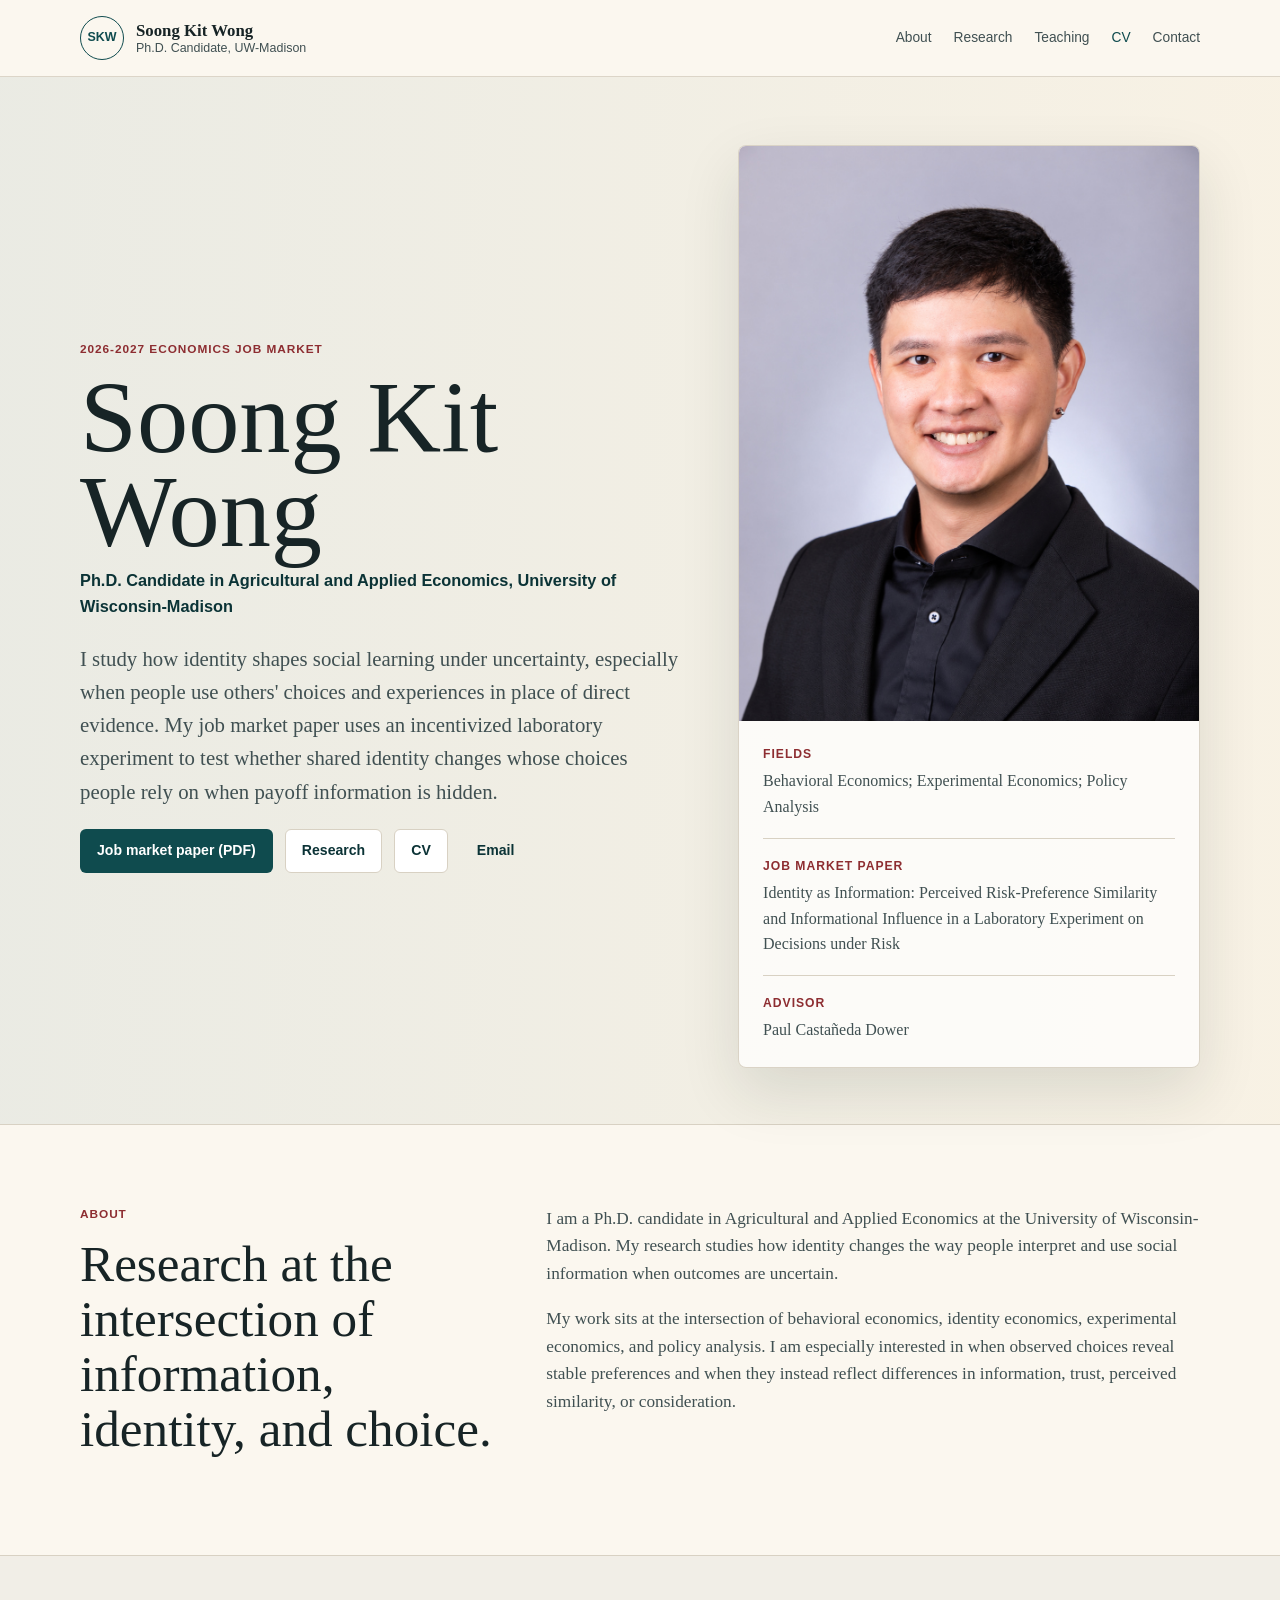
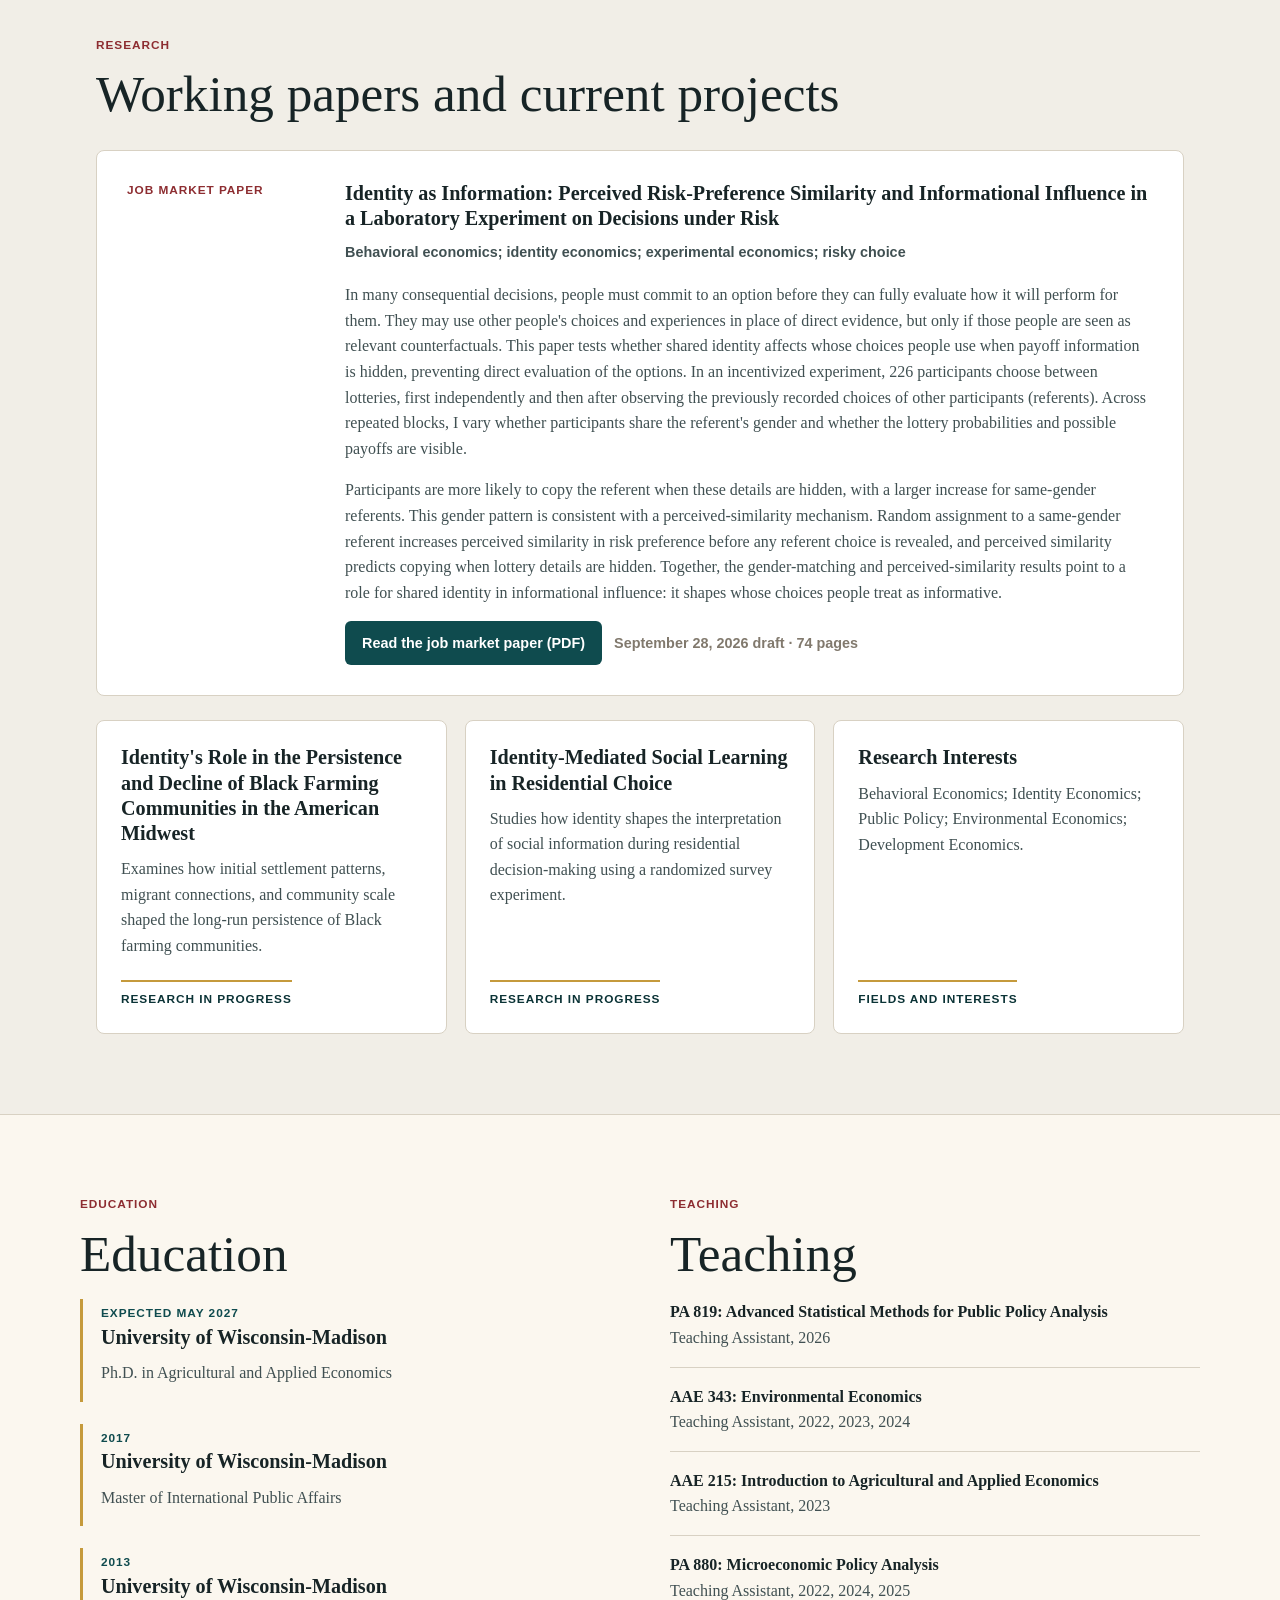
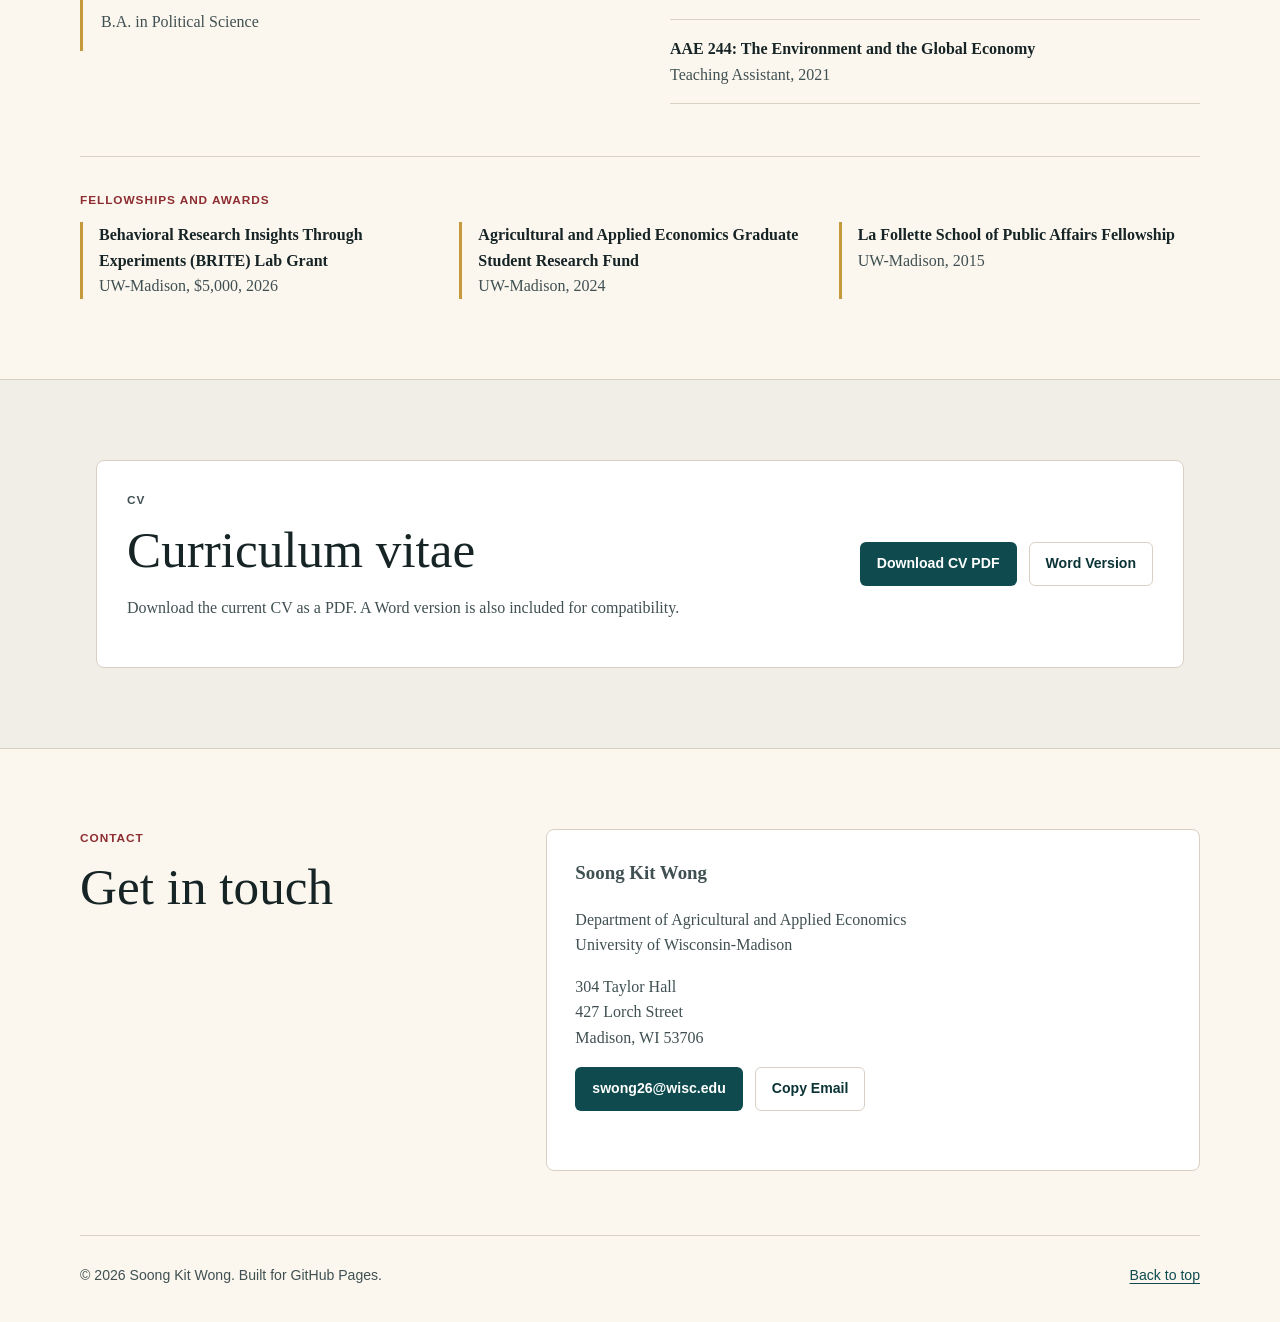
<file: index.html>
<!doctype html>
<html lang="en">
  <head>
    <meta charset="utf-8" />
    <meta name="viewport" content="width=device-width, initial-scale=1" />
    <title>Soong Kit Wong | Economics Job Market Candidate</title>
    <meta
      name="description"
      content="Economics job market website for Soong Kit Wong, a Ph.D. candidate at the University of Wisconsin-Madison studying identity, social learning, and risky choice."
    />
    <meta name="theme-color" content="#0f2f32" />
    <link rel="canonical" href="https://soongkitwong.github.io/" />
    <link rel='icon' type='image/png' sizes='32x32' href='assets/favicon-32.png?v=c8' />
    <link rel='icon' type='image/png' sizes='64x64' href='assets/favicon-64.png?v=c8' />
    <link rel='shortcut icon' href='assets/favicon.ico?v=c8' />
    <link rel='apple-touch-icon' href='assets/apple-touch-icon.png?v=c8' />
    <meta property="og:title" content="Soong Kit Wong | Economics Job Market Candidate" />
    <meta
      property="og:description"
      content="Research on identity, social learning, risky choice, public policy, and behavioral economics."
    />
    <meta property="og:type" content="website" />
    <meta property="og:url" content="https://soongkitwong.github.io/" />
    <meta property="og:image" content="https://soongkitwong.github.io/assets/headshot.jpg?v=d39323a97664" />
    <link rel="stylesheet" href="styles.css" />
  </head>
  <body>
    <header class="site-header" id="top">
      <nav class="nav-shell" aria-label="Primary navigation">
        <a class="brand" href="#top" aria-label="Home">
          <span class="brand-mark" aria-hidden="true">SKW</span>
          <span class="brand-text">
            <strong>Soong Kit Wong</strong>
            <span>Ph.D. Candidate, UW-Madison</span>
          </span>
        </a>

        <button class="nav-toggle" type="button" aria-expanded="false" aria-controls="primary-nav">
          <span class="sr-only">Toggle navigation</span>
          <span aria-hidden="true"></span>
          <span aria-hidden="true"></span>
          <span aria-hidden="true"></span>
        </button>

        <ul class="nav-links" id="primary-nav">
          <li><a href="#about">About</a></li>
          <li><a href="#research">Research</a></li>
          <li><a href="#teaching">Teaching</a></li>
          <li><a href="#cv">CV</a></li>
          <li><a href="#contact">Contact</a></li>
        </ul>
      </nav>
    </header>

    <main>
      <section class="hero section-band" aria-labelledby="hero-title">
        <div class="hero-grid">
          <div class="hero-copy">
            <p class="eyebrow">2026-2027 Economics Job Market</p>
            <h1 id="hero-title">Soong Kit Wong</h1>
            <p class="hero-role">Ph.D. Candidate in Agricultural and Applied Economics, University of Wisconsin-Madison</p>
            <p class="hero-summary">
              I study how identity shapes social learning under uncertainty, especially when people use others' choices and experiences in place of direct evidence. My job market paper uses an incentivized laboratory experiment to test whether shared identity changes whose choices people rely on when payoff information is hidden.
            </p>
            <div class="hero-actions" aria-label="Primary links">
              <a class="button button-primary" href="assets/Soong_Kit_Wong_JMP.pdf">Job market paper (PDF)</a>
              <a class="button button-secondary" href="#research">Research</a>
              <a class="button button-secondary" href="#cv">CV</a>
              <a class="button button-ghost" href="mailto:swong26@wisc.edu">Email</a>
            </div>
          </div>

          <aside class="profile-panel" aria-label="Candidate snapshot">
            <img
              class="headshot"
              src="assets/headshot.jpg?v=d39323a97664"
              alt="Headshot of Soong Kit Wong"
            />
            <dl class="quick-facts">
              <div>
                <dt>Fields</dt>
                <dd>Behavioral Economics; Experimental Economics; Policy Analysis</dd>
              </div>
              <div>
                <dt>Job Market Paper</dt>
                <dd>Identity as Information: Perceived Risk-Preference Similarity and Informational Influence in a Laboratory Experiment on Decisions under Risk</dd>
              </div>
              <div>
                <dt>Advisor</dt>
                <dd>Paul Castañeda Dower</dd>
              </div>
            </dl>
          </aside>
        </div>
      </section>

      <section class="section" id="about" aria-labelledby="about-title">
        <div class="section-grid">
          <div>
            <p class="section-kicker">About</p>
            <h2 id="about-title">Research at the intersection of information, identity, and choice.</h2>
          </div>
          <div class="section-body">
            <p>
              I am a Ph.D. candidate in Agricultural and Applied Economics at the University of Wisconsin-Madison. My research studies how identity changes the way people interpret and use social information when outcomes are uncertain.
            </p>
            <p>
              My work sits at the intersection of behavioral economics, identity economics, experimental economics, and policy analysis. I am especially interested in when observed choices reveal stable preferences and when they instead reflect differences in information, trust, perceived similarity, or consideration.
            </p>
          </div>
        </div>
      </section>

      <section class="section section-muted" id="research" aria-labelledby="research-title">
        <div class="section-heading">
          <p class="section-kicker">Research</p>
          <h2 id="research-title">Working papers and current projects</h2>
        </div>

        <article class="job-market-paper">
          <div class="paper-label">Job Market Paper</div>
          <div class="paper-content">
            <h3>Identity as Information: Perceived Risk-Preference Similarity and Informational Influence in a Laboratory Experiment on Decisions under Risk</h3>
            <p class="paper-meta">Behavioral economics; identity economics; experimental economics; risky choice</p>
            <p>
              In many consequential decisions, people must commit to an option before they can fully evaluate how it will perform for them. They may use other people's choices and experiences in place of direct evidence, but only if those people are seen as relevant counterfactuals. This paper tests whether shared identity affects whose choices people use when payoff information is hidden, preventing direct evaluation of the options. In an incentivized experiment, 226 participants choose between lotteries, first independently and then after observing the previously recorded choices of other participants (referents). Across repeated blocks, I vary whether participants share the referent's gender and whether the lottery probabilities and possible payoffs are visible.
            </p>
            <p>
              Participants are more likely to copy the referent when these details are hidden, with a larger increase for same-gender referents. This gender pattern is consistent with a perceived-similarity mechanism. Random assignment to a same-gender referent increases perceived similarity in risk preference before any referent choice is revealed, and perceived similarity predicts copying when lottery details are hidden. Together, the gender-matching and perceived-similarity results point to a role for shared identity in informational influence: it shapes whose choices people treat as informative.
            </p>
            <div class="paper-links" aria-label="Job market paper links">
              <a class="button button-primary" href="assets/Soong_Kit_Wong_JMP.pdf">Read the job market paper (PDF)</a>
              <span>September 28, 2026 draft &middot; 74 pages</span>
            </div>
          </div>
        </article>

        <div class="research-list">
          <article class="research-card">
            <h3>Identity's Role in the Persistence and Decline of Black Farming Communities in the American Midwest</h3>
            <p>
              Examines how initial settlement patterns, migrant connections, and community scale shaped the long-run persistence of Black farming communities.
            </p>
            <span class="status">Research in progress</span>
          </article>

          <article class="research-card">
            <h3>Identity-Mediated Social Learning in Residential Choice</h3>
            <p>
              Studies how identity shapes the interpretation of social information during residential decision-making using a randomized survey experiment.
            </p>
            <span class="status">Research in progress</span>
          </article>

          <article class="research-card">
            <h3>Research Interests</h3>
            <p>
              Behavioral Economics; Identity Economics; Public Policy; Environmental Economics; Development Economics.
            </p>
            <span class="status">Fields and interests</span>
          </article>
        </div>
      </section>

      <section class="section" aria-labelledby="education-title">
        <div class="two-column">
          <div id="education">
            <p class="section-kicker">Education</p>
            <h2 id="education-title">Education</h2>
            <div class="timeline">
              <article>
                <span class="timeline-date">Expected May 2027</span>
                <h3>University of Wisconsin-Madison</h3>
                <p>Ph.D. in Agricultural and Applied Economics</p>
              </article>
              <article>
                <span class="timeline-date">2017</span>
                <h3>University of Wisconsin-Madison</h3>
                <p>Master of International Public Affairs</p>
              </article>
              <article>
                <span class="timeline-date">2013</span>
                <h3>University of Wisconsin-Madison</h3>
                <p>B.A. in Political Science</p>
              </article>
            </div>
          </div>

          <div id="teaching">
            <p class="section-kicker">Teaching</p>
            <h2 id="teaching-title">Teaching</h2>
            <ul class="teaching-list" aria-labelledby="teaching-title">
              <li>
                <strong>PA 819: Advanced Statistical Methods for Public Policy Analysis</strong>
                <span>Teaching Assistant, 2026</span>
              </li>
              <li>
                <strong>AAE 343: Environmental Economics</strong>
                <span>Teaching Assistant, 2022, 2023, 2024</span>
              </li>
              <li>
                <strong>AAE 215: Introduction to Agricultural and Applied Economics</strong>
                <span>Teaching Assistant, 2023</span>
              </li>
              <li>
                <strong>PA 880: Microeconomic Policy Analysis</strong>
                <span>Teaching Assistant, 2022, 2024, 2025</span>
              </li>
              <li>
                <strong>AAE 244: The Environment and the Global Economy</strong>
                <span>Teaching Assistant, 2021</span>
              </li>
            </ul>
          </div>
        </div>

        <div class="awards-panel">
          <p class="section-kicker">Fellowships and Awards</p>
          <ul class="award-list">
            <li><strong>Behavioral Research Insights Through Experiments (BRITE) Lab Grant</strong><span>UW-Madison, $5,000, 2026</span></li>
            <li><strong>Agricultural and Applied Economics Graduate Student Research Fund</strong><span>UW-Madison, 2024</span></li>
            <li><strong>La Follette School of Public Affairs Fellowship</strong><span>UW-Madison, 2015</span></li>
          </ul>
        </div>
      </section>

      <section class="section section-muted" id="cv" aria-labelledby="cv-title">
        <div class="cv-panel">
          <div>
            <p class="section-kicker">CV</p>
            <h2 id="cv-title">Curriculum vitae</h2>
            <p>
              Download the current CV as a PDF. A Word version is also included for compatibility.
            </p>
          </div>
          <div class="cv-links">
            <a class="button button-primary" href="assets/Soong_Kit_Wong_CV_2026.pdf">Download CV PDF</a>
            <a class="button button-secondary" href="assets/Soong_Kit_Wong_CV_2026.docx">Word Version</a>
          </div>
        </div>
      </section>

      <section class="section contact-section" id="contact" aria-labelledby="contact-title">
        <div class="section-grid">
          <div>
            <p class="section-kicker">Contact</p>
            <h2 id="contact-title">Get in touch</h2>
          </div>
          <div class="contact-card">
            <p class="contact-name">Soong Kit Wong</p>
            <p>Department of Agricultural and Applied Economics<br />University of Wisconsin-Madison</p>
            <p>304 Taylor Hall<br />427 Lorch Street<br />Madison, WI 53706</p>
            <div class="contact-actions">
              <a class="button button-primary" href="mailto:swong26@wisc.edu">
                swong26@wisc.edu
              </a>
              <button class="button button-secondary" type="button" data-copy-email="swong26@wisc.edu">
                Copy Email
              </button>
            </div>
            <p class="small-note" aria-live="polite" id="copy-status"></p>
          </div>
        </div>
      </section>
    </main>

    <footer class="site-footer">
      <p>&copy; <span id="year"></span> Soong Kit Wong. Built for GitHub Pages.</p>
      <a href="#top">Back to top</a>
    </footer>

    <script src="script.js"></script>
  </body>
</html>
</file>
<file: styles.css>
:root {
  --bg: #fbf7ef;
  --surface: #ffffff;
  --surface-muted: #f1eee7;
  --ink: #172426;
  --ink-soft: #405052;
  --teal: #0f4b4e;
  --teal-dark: #0b3336;
  --oxblood: #8d2d31;
  --gold: #c59a3c;
  --line: #d8d1c3;
  --shadow: 0 24px 60px rgba(28, 38, 35, 0.12);
  --max-width: 1120px;
  --radius: 8px;
}

* {
  box-sizing: border-box;
}

html {
  scroll-behavior: smooth;
}

body {
  margin: 0;
  background: var(--bg);
  color: var(--ink);
  font-family: Georgia, "Times New Roman", serif;
  line-height: 1.6;
}

body.nav-open {
  overflow: hidden;
}

a {
  color: var(--teal);
  text-decoration-thickness: 1px;
  text-underline-offset: 0.2em;
}

a:hover {
  color: var(--oxblood);
}

img {
  display: block;
  max-width: 100%;
}

code {
  border: 1px solid var(--line);
  border-radius: 4px;
  background: rgba(255, 255, 255, 0.7);
  padding: 0.1rem 0.3rem;
  font-family: "Courier New", Courier, monospace;
  font-size: 0.95em;
}

.sr-only {
  position: absolute;
  width: 1px;
  height: 1px;
  padding: 0;
  margin: -1px;
  overflow: hidden;
  clip: rect(0, 0, 0, 0);
  white-space: nowrap;
  border: 0;
}

.site-header {
  position: sticky;
  top: 0;
  z-index: 20;
  border-bottom: 1px solid rgba(216, 209, 195, 0.88);
  background: rgba(251, 247, 239, 0.95);
  backdrop-filter: blur(12px);
}

.nav-shell {
  width: min(100% - 32px, var(--max-width));
  min-height: 76px;
  margin: 0 auto;
  display: flex;
  align-items: center;
  justify-content: space-between;
  gap: 24px;
}

.brand {
  display: inline-flex;
  align-items: center;
  gap: 12px;
  color: var(--ink);
  text-decoration: none;
}

.brand-mark {
  width: 44px;
  height: 44px;
  display: grid;
  place-items: center;
  border: 1px solid var(--teal);
  border-radius: 50%;
  color: var(--teal);
  font-family: Arial, Helvetica, sans-serif;
  font-size: 0.78rem;
  font-weight: 700;
}

.brand-text {
  display: grid;
  line-height: 1.18;
}

.brand-text strong {
  font-size: 1.05rem;
}

.brand-text span {
  color: var(--ink-soft);
  font-family: Arial, Helvetica, sans-serif;
  font-size: 0.78rem;
}

.nav-links {
  list-style: none;
  display: flex;
  align-items: center;
  gap: 22px;
  margin: 0;
  padding: 0;
  font-family: Arial, Helvetica, sans-serif;
  font-size: 0.86rem;
  letter-spacing: 0;
}

.nav-links a {
  color: var(--ink-soft);
  text-decoration: none;
}

.nav-links a:hover,
.nav-links a.is-active {
  color: var(--teal);
}

.nav-toggle {
  display: none;
  width: 44px;
  height: 44px;
  border: 1px solid var(--line);
  border-radius: 6px;
  background: var(--surface);
  padding: 10px;
}

.nav-toggle span:not(.sr-only) {
  display: block;
  height: 2px;
  margin: 5px 0;
  background: var(--ink);
}

.section-band {
  border-bottom: 1px solid var(--line);
  background:
    linear-gradient(90deg, rgba(15, 75, 78, 0.07), rgba(197, 154, 60, 0.06)),
    var(--bg);
}

.hero-grid {
  width: min(100% - 32px, var(--max-width));
  min-height: calc(100vh - 76px);
  margin: 0 auto;
  padding: 68px 0 56px;
  display: grid;
  grid-template-columns: minmax(0, 1.02fr) minmax(330px, 0.78fr);
  align-items: center;
  gap: 54px;
}

.eyebrow,
.section-kicker,
.paper-label,
.status,
.timeline-date {
  font-family: Arial, Helvetica, sans-serif;
  text-transform: uppercase;
  letter-spacing: 0.08em;
  font-size: 0.74rem;
  font-weight: 700;
}

.eyebrow,
.section-kicker,
.paper-label {
  color: var(--oxblood);
}

h1,
h2,
h3,
p {
  margin-top: 0;
}

h1 {
  margin-bottom: 8px;
  font-size: clamp(3.25rem, 8vw, 6.4rem);
  line-height: 0.92;
  font-weight: 500;
}

h2 {
  margin-bottom: 18px;
  font-size: clamp(2rem, 4vw, 3.25rem);
  line-height: 1.08;
  font-weight: 500;
}

h3 {
  margin-bottom: 10px;
  font-size: 1.26rem;
  line-height: 1.25;
  font-weight: 600;
}

.hero-role {
  margin-bottom: 22px;
  color: var(--teal-dark);
  font-family: Arial, Helvetica, sans-serif;
  font-size: 1.02rem;
  font-weight: 700;
}

.hero-summary {
  max-width: 680px;
  color: var(--ink-soft);
  font-size: clamp(1.08rem, 2.2vw, 1.3rem);
}

.hero-actions,
.paper-links,
.contact-actions {
  display: flex;
  flex-wrap: wrap;
  gap: 12px;
  align-items: center;
}

.button {
  min-height: 44px;
  display: inline-flex;
  align-items: center;
  justify-content: center;
  border: 1px solid transparent;
  border-radius: 6px;
  padding: 0.75rem 1rem;
  font-family: Arial, Helvetica, sans-serif;
  font-size: 0.88rem;
  font-weight: 700;
  line-height: 1.2;
  text-decoration: none;
  cursor: pointer;
}

.button-primary {
  background: var(--teal);
  color: #ffffff;
}

.button-primary:hover {
  background: var(--teal-dark);
  color: #ffffff;
}

.button-secondary {
  border-color: var(--line);
  background: var(--surface);
  color: var(--teal-dark);
}

.button-secondary:hover {
  border-color: var(--teal);
  color: var(--teal);
}

.button-ghost {
  border-color: transparent;
  color: var(--teal-dark);
}

.profile-panel {
  border: 1px solid rgba(216, 209, 195, 0.95);
  border-radius: var(--radius);
  background: rgba(255, 255, 255, 0.72);
  box-shadow: var(--shadow);
  overflow: hidden;
}

.headshot {
  width: 100%;
  aspect-ratio: 4 / 5;
  object-fit: cover;
  object-position: center 18%;
  background: var(--surface-muted);
}

.quick-facts {
  margin: 0;
  padding: 24px;
}

.quick-facts div + div {
  border-top: 1px solid var(--line);
  margin-top: 18px;
  padding-top: 18px;
}

.quick-facts dt {
  margin-bottom: 4px;
  color: var(--oxblood);
  font-family: Arial, Helvetica, sans-serif;
  font-size: 0.76rem;
  font-weight: 700;
  text-transform: uppercase;
  letter-spacing: 0.08em;
}

.quick-facts dd {
  margin: 0;
  color: var(--ink-soft);
}

.section {
  width: min(100% - 32px, var(--max-width));
  margin: 0 auto;
  padding: 80px 0;
}

.section-muted {
  width: 100%;
  max-width: none;
  margin: 0;
  padding: 80px max(16px, calc((100vw - var(--max-width)) / 2));
  border-top: 1px solid var(--line);
  border-bottom: 1px solid var(--line);
  background: var(--surface-muted);
}

.section-grid {
  display: grid;
  grid-template-columns: minmax(240px, 0.64fr) minmax(0, 1fr);
  gap: 48px;
}

.section-body {
  color: var(--ink-soft);
  font-size: 1.08rem;
}

.section-heading {
  width: min(100% - 32px, var(--max-width));
  margin: 0 auto 28px;
}

.job-market-paper {
  width: min(100% - 32px, var(--max-width));
  margin: 0 auto 24px;
  display: grid;
  grid-template-columns: 190px minmax(0, 1fr);
  gap: 28px;
  border: 1px solid var(--line);
  border-radius: var(--radius);
  background: var(--surface);
  padding: 30px;
}

.paper-content p,
.research-card p,
.contact-card p,
.cv-panel p {
  color: var(--ink-soft);
}

.paper-meta {
  margin-bottom: 18px;
  color: var(--teal);
  font-family: Arial, Helvetica, sans-serif;
  font-size: 0.9rem;
  font-weight: 700;
}

.paper-links a,
.paper-links span {
  font-family: Arial, Helvetica, sans-serif;
  font-size: 0.9rem;
  font-weight: 700;
}

.paper-links span {
  color: #81796d;
}

.button-disabled {
  cursor: not-allowed;
  opacity: 0.72;
}

.research-list {
  width: min(100% - 32px, var(--max-width));
  margin: 0 auto;
  display: grid;
  grid-template-columns: repeat(3, minmax(0, 1fr));
  gap: 18px;
}

.research-card {
  min-height: 260px;
  display: flex;
  flex-direction: column;
  border: 1px solid var(--line);
  border-radius: var(--radius);
  background: var(--surface);
  padding: 24px;
}

.research-card p {
  margin-bottom: 22px;
}

.status {
  width: fit-content;
  margin-top: auto;
  border-top: 2px solid var(--gold);
  padding-top: 8px;
  color: var(--teal-dark);
}

.two-column {
  display: grid;
  grid-template-columns: repeat(2, minmax(0, 1fr));
  gap: 60px;
}

.timeline {
  display: grid;
  gap: 22px;
}

.timeline article {
  border-left: 3px solid var(--gold);
  padding-left: 18px;
}

.timeline-date {
  color: var(--teal);
}

.timeline p {
  color: var(--ink-soft);
}

.awards-panel {
  border-top: 1px solid var(--line);
  margin-top: 52px;
  padding-top: 34px;
}

.teaching-list {
  list-style: none;
  display: grid;
  gap: 16px;
  margin: 0;
  padding: 0;
}

.award-list {
  list-style: none;
  display: grid;
  grid-template-columns: repeat(3, minmax(0, 1fr));
  gap: 18px;
  margin: 0;
  padding: 0;
}

.award-list li {
  border-left: 3px solid var(--gold);
  padding-left: 16px;
}

.award-list strong,
.award-list span {
  display: block;
}

.award-list span {
  color: var(--ink-soft);
}

.teaching-list li {
  border-bottom: 1px solid var(--line);
  padding-bottom: 16px;
}

.teaching-list strong,
.teaching-list span {
  display: block;
}

.teaching-list span {
  color: var(--ink-soft);
}

.cv-panel {
  width: min(100% - 32px, var(--max-width));
  margin: 0 auto;
  display: flex;
  justify-content: space-between;
  gap: 24px;
  align-items: center;
  border: 1px solid var(--line);
  border-radius: var(--radius);
  background: var(--surface);
  padding: 30px;
}

.cv-links {
  display: flex;
  flex-wrap: wrap;
  gap: 12px;
  justify-content: flex-end;
}

.contact-section {
  padding-bottom: 64px;
}

.contact-card {
  border: 1px solid var(--line);
  border-radius: var(--radius);
  background: var(--surface);
  padding: 28px;
}

.contact-name {
  color: var(--ink);
  font-size: 1.18rem;
  font-weight: 700;
}

.small-note {
  min-height: 1.4em;
  margin: 12px 0 0;
  color: var(--teal);
  font-family: Arial, Helvetica, sans-serif;
  font-size: 0.86rem;
  font-weight: 700;
}

.site-footer {
  width: min(100% - 32px, var(--max-width));
  margin: 0 auto;
  display: flex;
  justify-content: space-between;
  gap: 18px;
  border-top: 1px solid var(--line);
  padding: 28px 0 36px;
  color: var(--ink-soft);
  font-family: Arial, Helvetica, sans-serif;
  font-size: 0.88rem;
}

.site-footer p {
  margin: 0;
}

@media (max-width: 900px) {
  .hero-grid,
  .section-grid,
  .two-column,
  .job-market-paper {
    grid-template-columns: 1fr;
  }

  .hero-grid {
    min-height: auto;
    padding-top: 54px;
  }

  .research-list,
  .award-list {
    grid-template-columns: 1fr;
  }

  .research-card {
    min-height: auto;
  }

  .cv-panel {
    align-items: flex-start;
    flex-direction: column;
  }

  .cv-links {
    justify-content: flex-start;
  }
}

@media (max-width: 720px) {
  .nav-toggle {
    display: block;
  }

  .nav-links {
    position: fixed;
    inset: 76px 0 auto 0;
    display: none;
    flex-direction: column;
    align-items: stretch;
    gap: 0;
    border-bottom: 1px solid var(--line);
    background: var(--bg);
    padding: 10px 16px 18px;
  }

  .nav-links.is-open {
    display: flex;
  }

  .nav-links a {
    display: block;
    border-bottom: 1px solid var(--line);
    padding: 14px 0;
    font-size: 1rem;
  }

  .brand-text span {
    display: none;
  }

  .hero-actions,
  .contact-actions,
  .cv-links {
    align-items: stretch;
    flex-direction: column;
  }

  .button {
    width: 100%;
  }

  .section,
  .section-muted {
    padding-top: 58px;
    padding-bottom: 58px;
  }

  .section-heading,
  .job-market-paper,
  .research-list,
  .cv-panel {
    width: min(100% - 32px, var(--max-width));
  }

  .job-market-paper,
  .cv-panel,
  .contact-card {
    padding: 22px;
  }

  .site-footer {
    flex-direction: column;
  }
}

@media (prefers-reduced-motion: reduce) {
  html {
    scroll-behavior: auto;
  }
}
</file>
